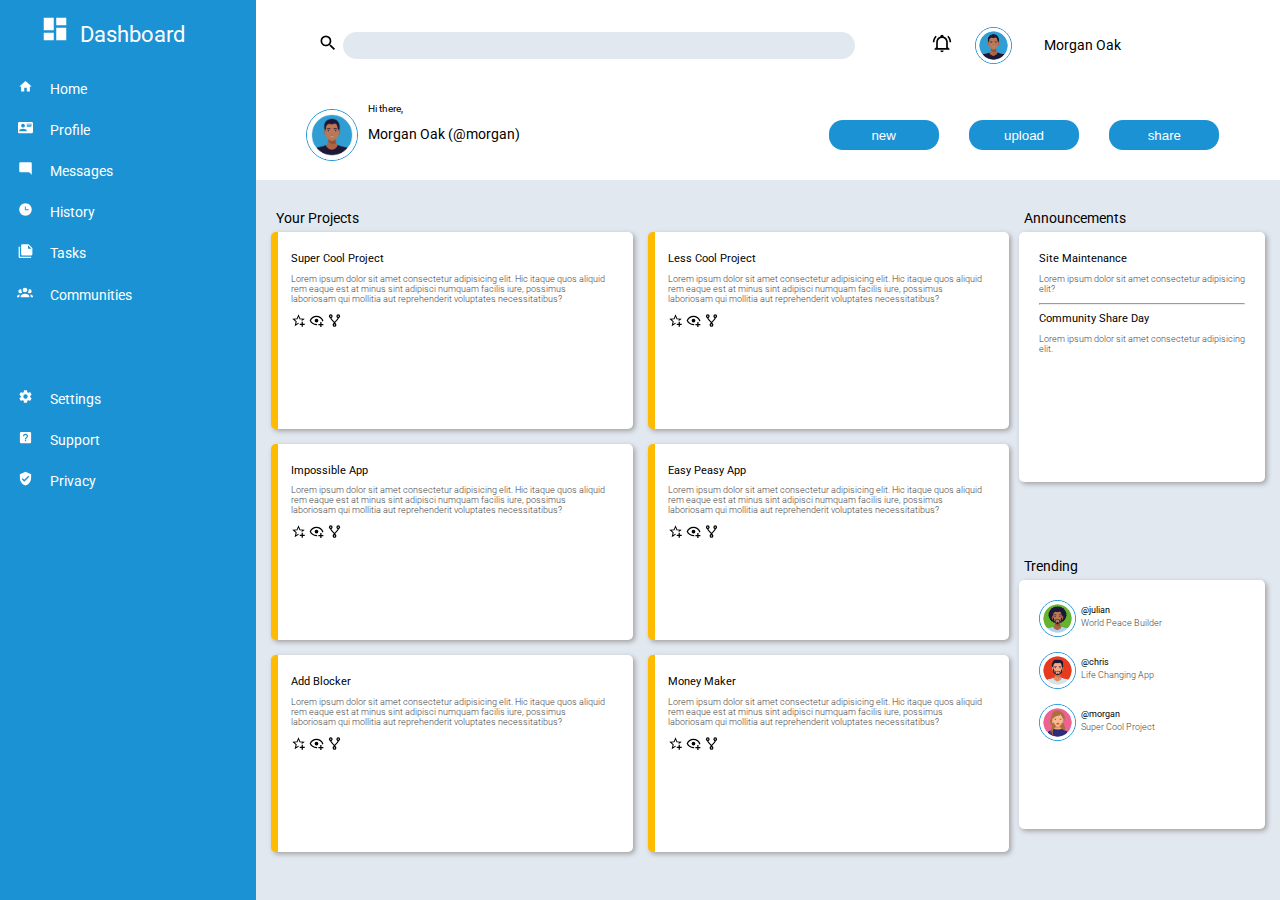
<file: index.html>
<!DOCTYPE html>
<html lang="en">
<head>
    <meta charset="UTF-8">
    <meta http-equiv="X-UA-Compatible" content="IE=edge">
    <meta name="viewport" content="width=device-width, initial-scale=1.0">
    <title>My Dashboard</title>
    <link rel="stylesheet" href="./style.css">

    <link rel="preconnect" href="https://fonts.googleapis.com">
<link rel="preconnect" href="https://fonts.gstatic.com" crossorigin>
<link href="https://fonts.googleapis.com/css2?family=Pacifico&family=Roboto:ital,wght@0,100;0,300;0,500;1,300&display=swap" rel="stylesheet">
</head>
<body>
    <div class="container">

        <div class="sidebar">
            <ul>
                <a href="">
                    <li style="background-image:url(images/dashboard.svg); font-size: 1.4rem;padding-left: 40px;">Dashboard</li>
                </a>
            </ul>
            <ul class="list-1">
                <a href="">
                    <li style="list-style-image: url(images/home.svg);">Home</li>
                </a>
                <a href="">
                    <li style="list-style-image: url(images/profile.svg);">Profile</li>
                </a>
                <a href="">
                    <li style="list-style-image: url(images/messages.svg);">Messages</li>
                </a>
                <a href="">
                    <li style="list-style-image: url(images/history.svg);">History</li>
                </a>
                <a href="">
                    <li style="list-style-image: url(images/tasks.svg);">Tasks</li>
                </a>
                <a href="">
                    <li style="list-style-image: url(images/communities.svg);">Communities</li>
                </a>
            </ul><br><br>
            <ul class="list-2">
                <a href="">
                    <li style="list-style-image: url(images/settings.svg);">Settings</li>
                </a>
                <a href="">
                    <li style="list-style-image: url(images/support.svg);">Support</li>
                </a>
                <a href="">
                    <li style="list-style-image: url(images/privacy.svg);">Privacy</li>
                </a>
            </ul>
        </div>


        <div class="header">
             
            <div id="top-half">
                <div id="search-icon">
                    <img src="./images/magnify.svg" alt="">
                </div> 

                
                <input type="text" id="searchbar">
            

                <div id="notification-bell">
                    <a href=""><img src="./images/notification-bell.svg" alt=""></a>
                </div>

                <div id="user-profile-img" class="trending-profile-img">
                    <img src="./images/user.jpg" alt="">
                </div>

                <div id="username">Morgan Oak</div>
            </div>

            <div id="bottom-half">

                <div id="user-account-info">
                    <div id="user-main-icon">
                        <img src="./images/user.jpg" alt="">
                    </div>
                    <div id="user-greeting">
                        <div id="greeting-top">Hi there,</div>
                        <div id="greeting-bottom">Morgan Oak (@morgan)</div>
                    </div>
                </div>
                <div id="project-options">
                    <div id="new" class="btn" style="justify-self:end;">
                        <button class="option-btn">new</button>
                    </div>
                    <div id="upload" class="btn" style="justify-self:center;" >
                        <button class="option-btn">upload</button>
                    </div>
                    <div id="share" class="btn">
                        <button class="option-btn">share</button>
                    </div>
                </div>
                


            </div>

        </div>

        <div class="main-content">

            <div class="main-content-container">
                
                <div class="projects-column">

                    <div class="section-label">Your Projects</div>

                    <div class="project-cards">

                        <div class="project-info card">
                            <div class="card-title">Super Cool Project</div>
                            <p>Lorem ipsum dolor sit amet consectetur adipisicing elit. Hic itaque quos aliquid rem eaque est at minus sint adipisci numquam facilis iure, possimus laboriosam qui mollitia aut reprehenderit voluptates necessitatibus?</p>
                            <span>
                                <a href=""><img src="./images/star-plus-outline.svg" alt=""></a>

                                <a href=""><img src="./images/eye-plus-outline.svg" alt=""></a>

                                <a href=""><img src="./images/source-fork.svg" alt=""></a>
                            </span>

                        </div>
                        <div class="project-info card">
                            <div class="card-title">Less Cool Project</div>
                            <p>Lorem ipsum dolor sit amet consectetur adipisicing elit. Hic itaque quos aliquid rem eaque est at minus sint adipisci numquam facilis iure, possimus laboriosam qui mollitia aut reprehenderit voluptates necessitatibus?</p>
                            <span>
                                <a href=""><img src="./images/star-plus-outline.svg" alt=""></a>

                                <a href=""><img src="./images/eye-plus-outline.svg" alt=""></a>
                                
                                <a href=""><img src="./images/source-fork.svg" alt=""></a>
                            </span>

                        </div>
                        <div class="project-info card">
                            <div class="card-title">Impossible App</div>
                            <p>Lorem ipsum dolor sit amet consectetur adipisicing elit. Hic itaque quos aliquid rem eaque est at minus sint adipisci numquam facilis iure, possimus laboriosam qui mollitia aut reprehenderit voluptates necessitatibus?</p>
                            <span>
                                <a href=""><img src="./images/star-plus-outline.svg" alt=""></a>

                                <a href=""><img src="./images/eye-plus-outline.svg" alt=""></a>
                                
                                <a href=""><img src="./images/source-fork.svg" alt=""></a>
                            </span>

                        </div>
                        <div class="project-info card">
                            <div class="card-title">Easy Peasy App</div>
                            <p>Lorem ipsum dolor sit amet consectetur adipisicing elit. Hic itaque quos aliquid rem eaque est at minus sint adipisci numquam facilis iure, possimus laboriosam qui mollitia aut reprehenderit voluptates necessitatibus?</p>
                            <span>
                                <a href=""><img src="./images/star-plus-outline.svg" alt=""></a>

                                <a href=""><img src="./images/eye-plus-outline.svg" alt=""></a>
                                
                                <a href=""><img src="./images/source-fork.svg" alt=""></a>
                            </span>

                        </div>
                        <div class="project-info card">
                            <div class="card-title">Add Blocker</div>
                            <p>Lorem ipsum dolor sit amet consectetur adipisicing elit. Hic itaque quos aliquid rem eaque est at minus sint adipisci numquam facilis iure, possimus laboriosam qui mollitia aut reprehenderit voluptates necessitatibus?</p>
                            <span>
                                <a href=""><img src="./images/star-plus-outline.svg" alt=""></a>

                                <a href=""><img src="./images/eye-plus-outline.svg" alt=""></a>
                                
                                <a href=""><img src="./images/source-fork.svg" alt=""></a>
                            </span>

                        </div>
                        <div class="project-info card">
                            <div class="card-title">Money Maker</div>
                            <p>Lorem ipsum dolor sit amet consectetur adipisicing elit. Hic itaque quos aliquid rem eaque est at minus sint adipisci numquam facilis iure, possimus laboriosam qui mollitia aut reprehenderit voluptates necessitatibus?</p>
                            <span>
                                <a href=""><img src="./images/star-plus-outline.svg" alt=""></a>

                                <a href=""><img src="./images/eye-plus-outline.svg" alt=""></a>
                                
                                <a href=""><img src="./images/source-fork.svg" alt=""></a>
                            </span>

                        </div>
                    </div>
                </div>

                <div class="announcements-trending-column">
                    
                    <div>

                        <div class="section-label">Announcements</div>

                        <div class="announcements card">
                            <div class="card-title">Site Maintenance</div>
                            <p>Lorem ipsum dolor sit amet consectetur adipisicing elit?</p>
                            <div><hr></div>
                            <div class="card-title">Community Share Day</div>
                            <p>Lorem ipsum dolor sit amet consectetur adipisicing elit.</p>
                        
                        </div>

                    </div>

                    <div>

                        <div class="section-label">Trending</div>

                        <div class="trending card">
                            
                            <div class="trending-profile">
                                <div class="trending-profile-img">
                                    <img src="./images/julian.jpg" alt="">
                                </div>
                                <div class="trending-info">
                                    <div class="trending-media-handle">@julian</div>
                                    <div>World Peace Builder</div>
                                </div>
                            </div>

                            <br>

                            <div class="trending-profile">
                                <div class="trending-profile-img">
                                    <img src="./images/chris.jpg" alt="">
                                </div>
                                <div class="trending-info">
                                    <div class="trending-media-handle">@chris</div>
                                    <div>Life Changing App</div>
                                </div>
                            </div>
                            
                            <br>

                            <div class="trending-profile">
                                <div class="trending-profile-img">
                                    <img src="./images/morgan.jpg" alt="">
                                </div>
                                <div class="trending-info">
                                    <div class="trending-media-handle">@morgan</div>
                                    <div>Super Cool Project</div>
                                </div>
                            </div>

                        </div>
                    </div>
                </div>
                
            </div>
        </div>






    </div>

</body>
</html>
</file>
<file: style.css>
body {
    margin: 0;
    font-family: 'Pacifico', cursive;
    font-family: 'Roboto', sans-serif;
    font-size: 0.9rem;
}

.container {
    display: grid;
    grid-template-rows: 20% 80%;
    grid-template-columns: 20% 80%;
    width: 100vw;
    height: 100vh;
}

.header {
    display: grid;
    grid-template: 50% 50% / 100%;
}

.header > #top-half{
   grid-area: 1 / 1 / 2 / 2; 
   /* border: solid rgb(255, 0, 234) 1px; */
   display: grid;
   grid-template: 100% / 8% 52% 8% 8% 24%;
}

#search-icon{
    justify-self: end;
    align-self: center;
}
#searchbar{
    align-self: center;
    height: 25px; width: 500px; 
    background-color: rgb(226,232,240); 
    border: none;
    border-radius: 15px; 
    margin-left: 5px;
    padding-left: 10px;
}
#notification-bell{
    justify-self: end;
    align-self: center;
}

#user-profile-img{
    justify-self: center;
    align-self: center;
}

#username{
    padding: 10px; 
    align-self: center; 
}

.header > #bottom-half{
    grid-area: 2 / 1 / 3 / 2; 
    display: grid;
    grid-template: 100% / 50% 50%;
 }

 #user-account-info{
    display: grid;
    grid-area: 1/1/2/2;
    grid-template: 100% / 20% 80%;
 }

 #user-main-icon{
    height: 50px;
    width: 50px;
    border-radius: 50%;
    border: rgb(26,146,212) solid 1px;
    overflow: hidden;
    justify-self: end;
    align-self: center;
 }

 #user-main-icon > img{
    width: 100%;
    height: 100%;
    object-fit: cover;
 }


 #user-greeting{
    display: grid;
    grid-template: 40% 60% / 100% ;
    margin-left: 10px;
 }

 #greeting-top{
    font-size:x-small;
    align-self:center;
 }


 #project-options{
    display: grid;
    grid-area: 1/2/2/3;
    grid-template: 100% / 1fr 1fr 1fr;
 }

 .btn{
    align-self: center;
 }

 


 button{
    height: 30px;
    width: 110px;
    color: white;
    background-color: rgb(26,146,212);
    border-radius: 14px;
    border: none;
}


.sidebar {
    grid-area: 1/1/3/2;
    background-color: rgb(26,146,212); 
}

a{
    text-decoration: none;
    color: #ffffff;
}

ul li {
    background-repeat: no-repeat;
    line-height: 20px;
    list-style: none;
    color: white;
    padding: 10px;
    fill: white;
}

.main-content {
    background-color: #e2e8f0;
    display: flex;
}

.main-content-container{
    display: flex;
    width: 100%; 
    margin: 25px 15px; 
    gap: 10px;
}

.section-label{
    padding: 5px;
}

.projects-column {
    width: 75%;
}

.announcements-trending-column {
    margin-left: 0;
    width: 25%;
    display: grid;
    grid-template-columns: 1fr;
    grid-template-rows: 1fr 1fr;
    grid-gap: 25px;
}

.project-cards{
    display: grid;
    grid-template-rows: repeat(3, 1fr);
    grid-template-columns: repeat(auto-fill, minmax(300px, 1fr));
    grid-gap: 15px;
    height: 92.5%;
}
.project-info{
    background-image: linear-gradient(to right, rgb(255, 187, 0) 2%, rgba(0,0,0,0) 2%);
}

.project-info-card > span{
    display: flex;
    width: 80px;
    justify-content: space-between ;
    font-size: .5rem;
    float: right;
}

.card {
    border-radius: 5px;
    background-color: #ffffff;
    box-shadow: 2px 2px 5px rgb(160, 160, 160);
    padding: 20px;
}

.card-title{
    font-size: .7rem;
}

p {
    font-size: .55rem;
    font-weight: 300;
    color: #464646;
}

.announcements {
    height: 65%;
    padding: 20px;
   
}

.trending {
    height: 65%;
}

.trending-profile {
    display:flex;
    height: 35px;
    width: 200px;
}

.trending-profile-img, #user-profile-img{
    height: 35px;
    width: 35px;
    border-radius: 50%;
    border: rgb(26,146,212) solid 1px;
    overflow: hidden;
}

.trending-profile-img > img {
    width: 100%;
    height: 100%;
    object-fit: cover;
}

.trending-info {
    display: grid;
    grid-template-columns: 150px;
    grid-template-rows: 5px 5px;
    grid-gap: 8px;
    padding: 5px;
    font-size: .55rem;
    font-weight: 300;
    color: #464646;
}

.trending-media-handle {
    font-weight: 400;
    color: black;
}
</file>
